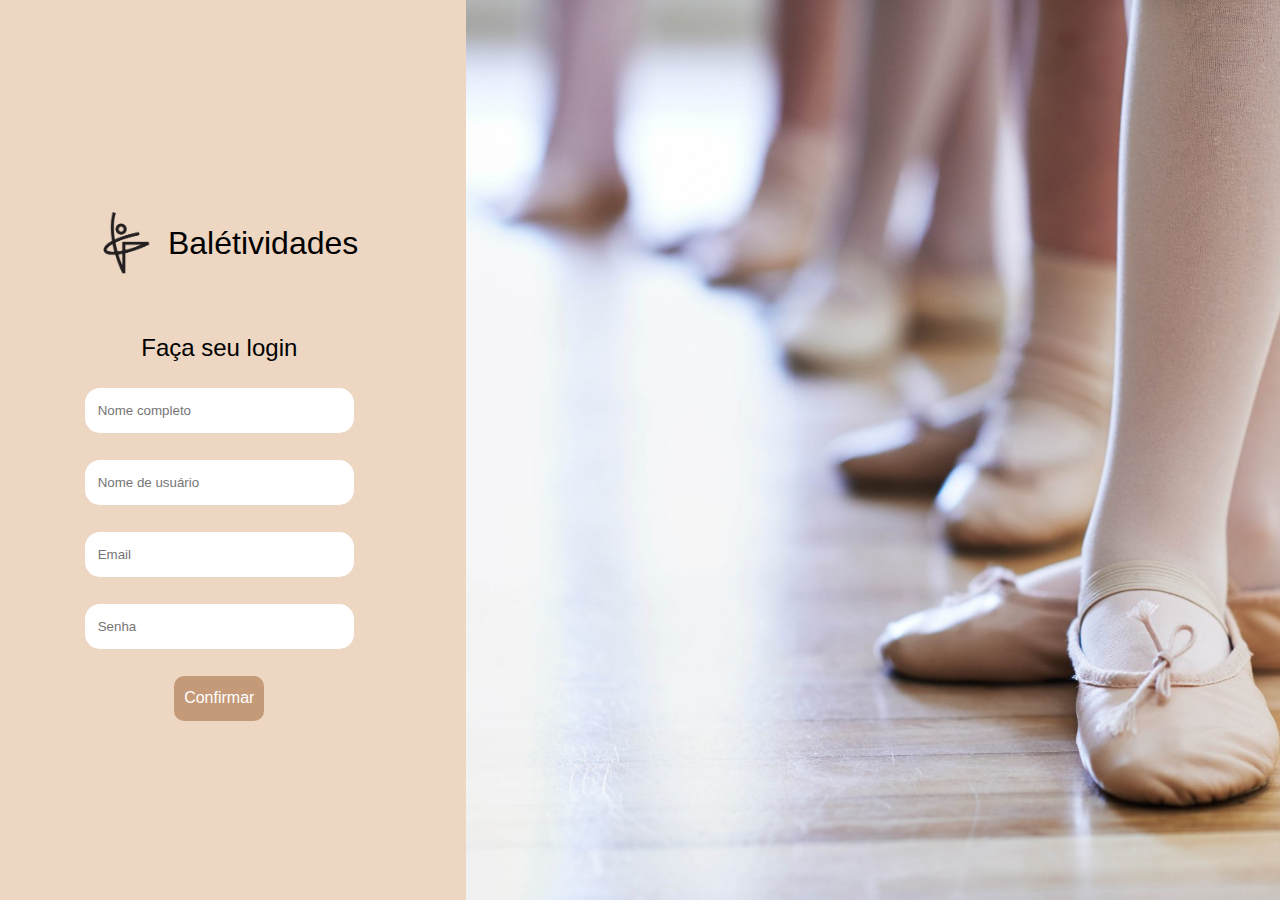
<file: cadastro/cadastro.html>
<!DOCTYPE html>
<html lang="en">
<head>
    <meta charset="UTF-8">
    <meta name="viewport" content="width=device-width, initial-scale=1.0">
    <title>Balétividades</title>
    <link rel="stylesheet" href="cadastro.css">
</head>
<body>
    <main>
        <section class="login_tudo">
            <div class="logo">
                <img src="../imagens/logo.png" alt="logo" width="20%">
                <h1>Balétividades</h1>
            </div>
    
            <h2>Faça seu login</h2>
            <form class="login">
                <label>
                    <input class="campo_login" type="text" placeholder="Nome completo">
                </label>

                <label>
                    <input class="campo_login" type="text" placeholder="Nome de usuário">
                </label>

                <label>
                    <input class="campo_login" type="text" placeholder="Email">
                </label>

                <label>
                    <input class="campo_login" type="password" placeholder="Senha">
                </label>
    
                <a href="../categorias/categorias.html">
                    <div type="submit" class="acesso">Confirmar</div>
                </a>
                
                </div>
            </form>
        </section>

        <section class="campo_foto">
            
        </section>
    </main>
</body>
</html>
</file>
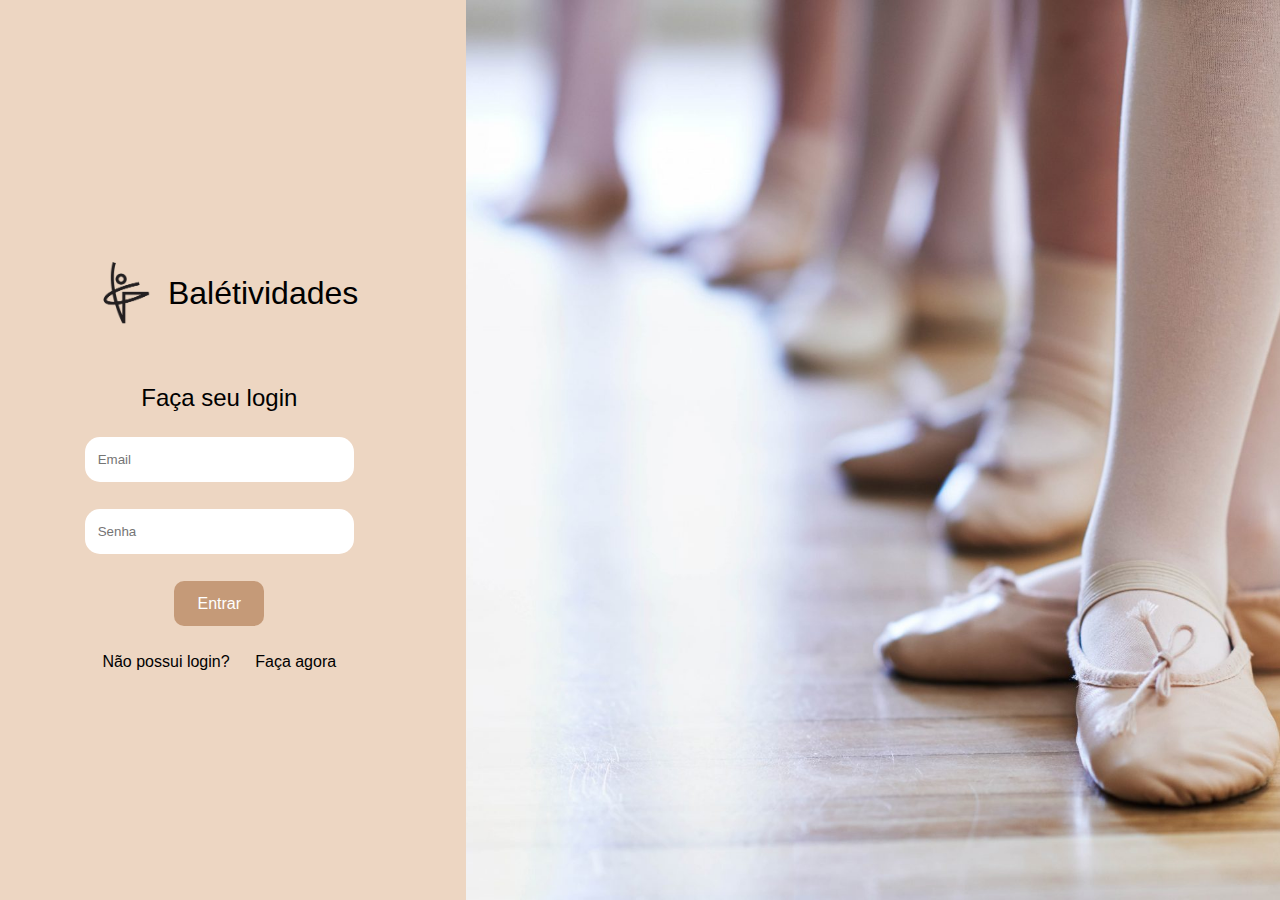
<file: login/login.html>
<!DOCTYPE html>
<html lang="en">
<head>
    <meta charset="UTF-8">
    <meta name="viewport" content="width=device-width, initial-scale=1.0">
    <title>Balétividades</title>
    <link rel="stylesheet" href="login.css">
</head>
<body>
    <main>
        <section class="login_tudo">
            <div class="logo">
                <img src="../imagens/logo.png" alt="logo" width="20%">
                <h1>Balétividades</h1>
            </div>
    
            <h2>Faça seu login</h2>
            <form class="login">
                <label>
                    <input class="campo_login" type="text" placeholder="Email">
                </label>
                <label>
                    <input class="campo_login" type="password" placeholder="Senha">
                </label>

                <a href="../categorias/categorias.html">
                    <div type="submit" class="acesso">Entrar</div>
                </a>
    
                <div class="criar-conta">
                    <p>Não possui login?</p>
                    <a class="faça_agora" href="../cadastro/cadastro.html">Faça agora</a>
                </div>
            </form>
        </section>

        <section class="campo_foto">
            
        </section>
    </main>
</body>
</html>
</file>
<file: cadastro/cadastro.css>
* {
    padding: 0;
    margin: 0;
    font-family: Garet, sans-serif;
    font-weight: 100;
}

main{
    background-color: #edd6c2;
    width: 100%;
    height: 100vh;

    display: flex;
    align-items: center;
    justify-content: center;

    gap: 3vh;
}

.login_tudo {
    display: flex;
    justify-content: center;
    align-items: center;
    flex-direction: column;
    width: 35vw;

    gap: 2vw;
}

a {
    text-decoration: none;
}

.acesso{
    background-color: #C59A78;
    width: 7vw;
    height: 5vh;
    border-radius: 10px;
    color: white;
    border: none;
    display: flex;
    justify-content: center;
    align-items: center;
}

.acesso:hover {
    background-color: #917560;
}

.campo_foto {
    width: 65vw;
    height: 100vh;
    background-image: url(../imagens/foto_login.jpg);
    background-repeat: no-repeat;
    background-position: center center;
    background-size: cover;
}

.login{
    display: flex;
    align-items: center;
    justify-content: center;
    flex-direction: column;

    gap: 3vh;
}

.campo_login{
    border-radius: 15px;
    border: none;
    width: 20vw;
    height: 5vh;

    padding-left: 1VW;
}

.criar-conta {
    display: flex;
    align-items: center;
    justify-content: center;

    gap: 2vw
}

.logo{
    display: flex;
    align-items: center;
    justify-content: center;
}
</file>
<file: login/login.css>
* {
    padding: 0;
    margin: 0;
    font-family: Garet, sans-serif;
    font-weight: 100;
}

main{
    background-color: #edd6c2;
    width: 100%;
    height: 100vh;

    display: flex;
    align-items: center;
    justify-content: center;

    gap: 3vh;
}

.login_tudo {
    display: flex;
    justify-content: center;
    align-items: center;
    flex-direction: column;
    width: 35vw;

    gap: 2vw;
}

a{
    text-decoration: none;
}

.faça_agora {
    color: black;
}

.faça_agora:hover {
    color: #917560;
    border-bottom: 1px solid #917560;
}

.acesso{
    background-color: #C59A78;
    width: 7vw;
    height: 5vh;
    border-radius: 10px;
    color: white;
    border: none;
    display: flex;
    justify-content: center;
    align-items: center;
}

.acesso:hover {
    background-color: #917560;
}

.campo_foto {
    width: 65vw;
    height: 100vh;
    background-image: url(../imagens/foto_login.jpg);
    background-repeat: no-repeat;
    background-position: center center;
    background-size: cover;
}

.login{
    display: flex;
    align-items: center;
    justify-content: center;
    flex-direction: column;

    gap: 3vh;
}

.campo_login{
    border-radius: 15px;
    border: none;
    width: 20vw;
    height: 5vh;

    padding-left: 1VW;
}

.criar-conta {
    display: flex;
    align-items: center;
    justify-content: center;

    gap: 2vw
}

.logo{
    display: flex;
    align-items: center;
    justify-content: center;
}
</file>
